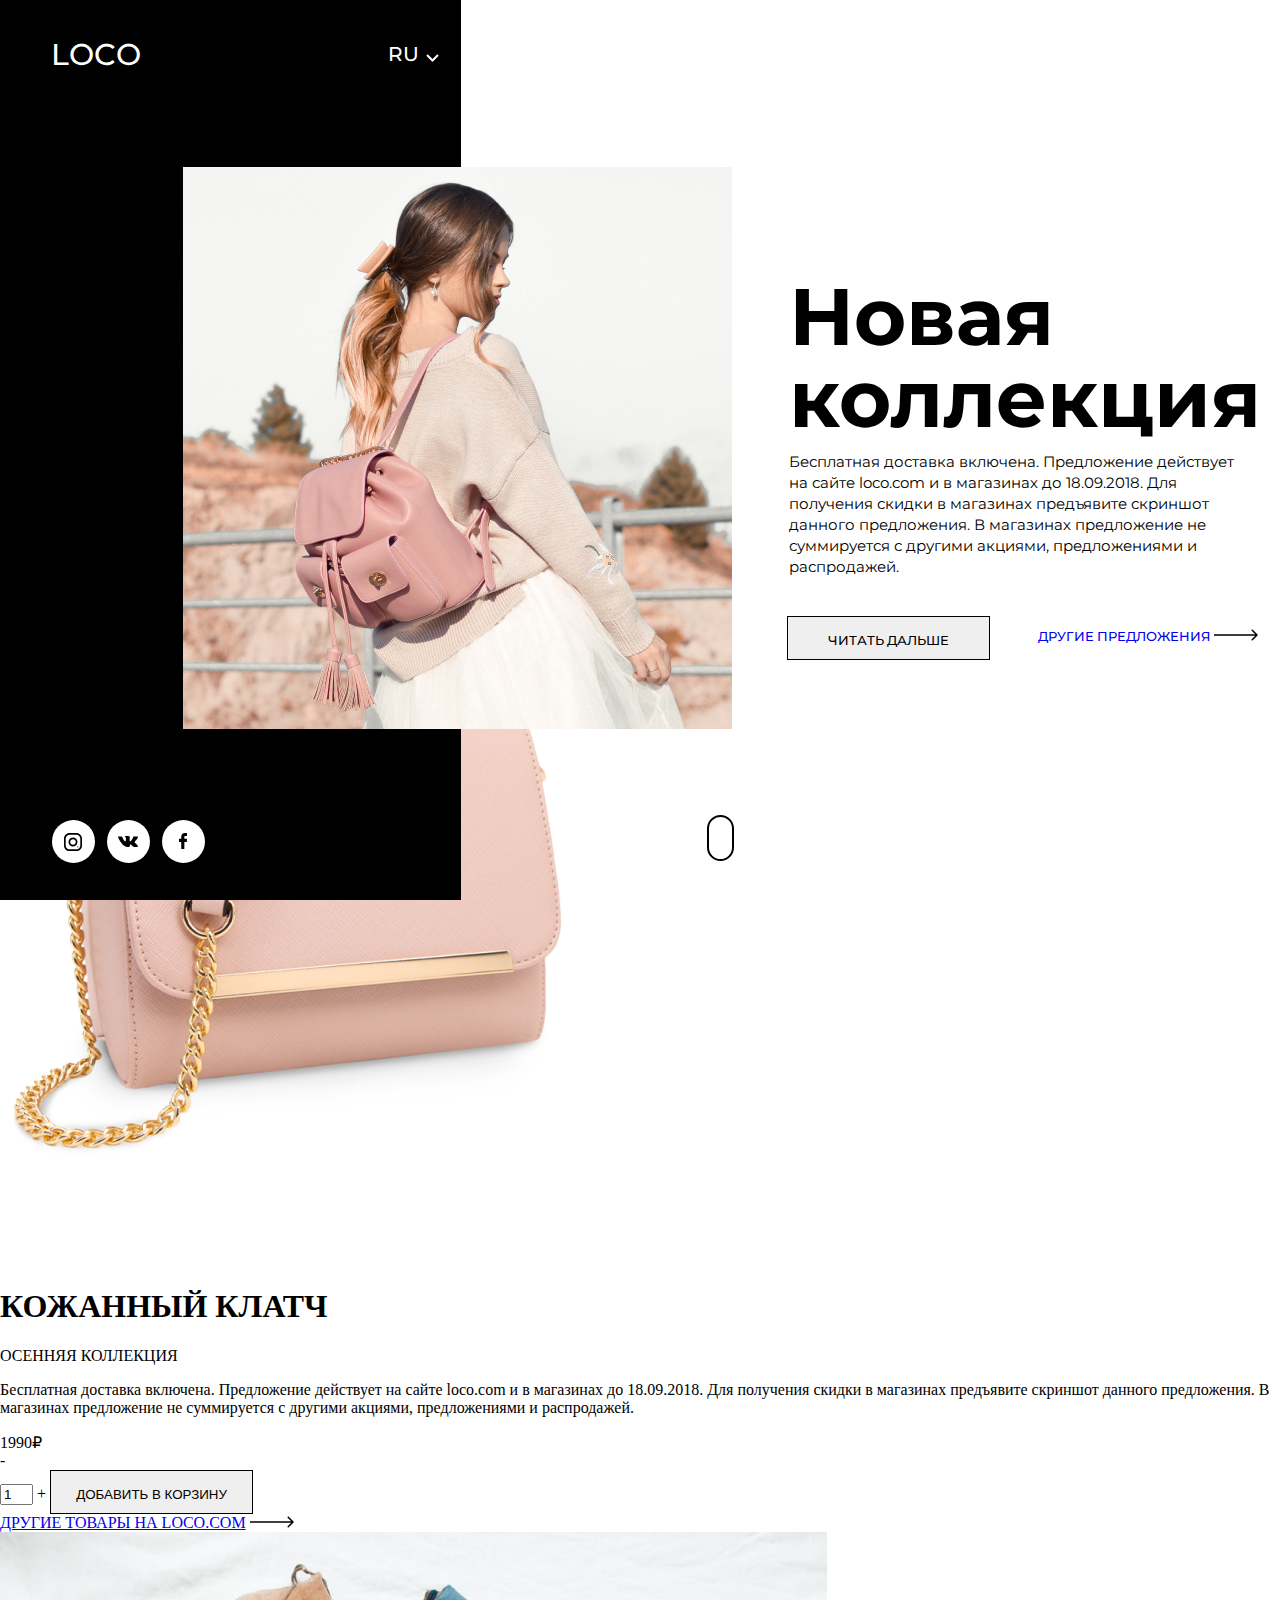
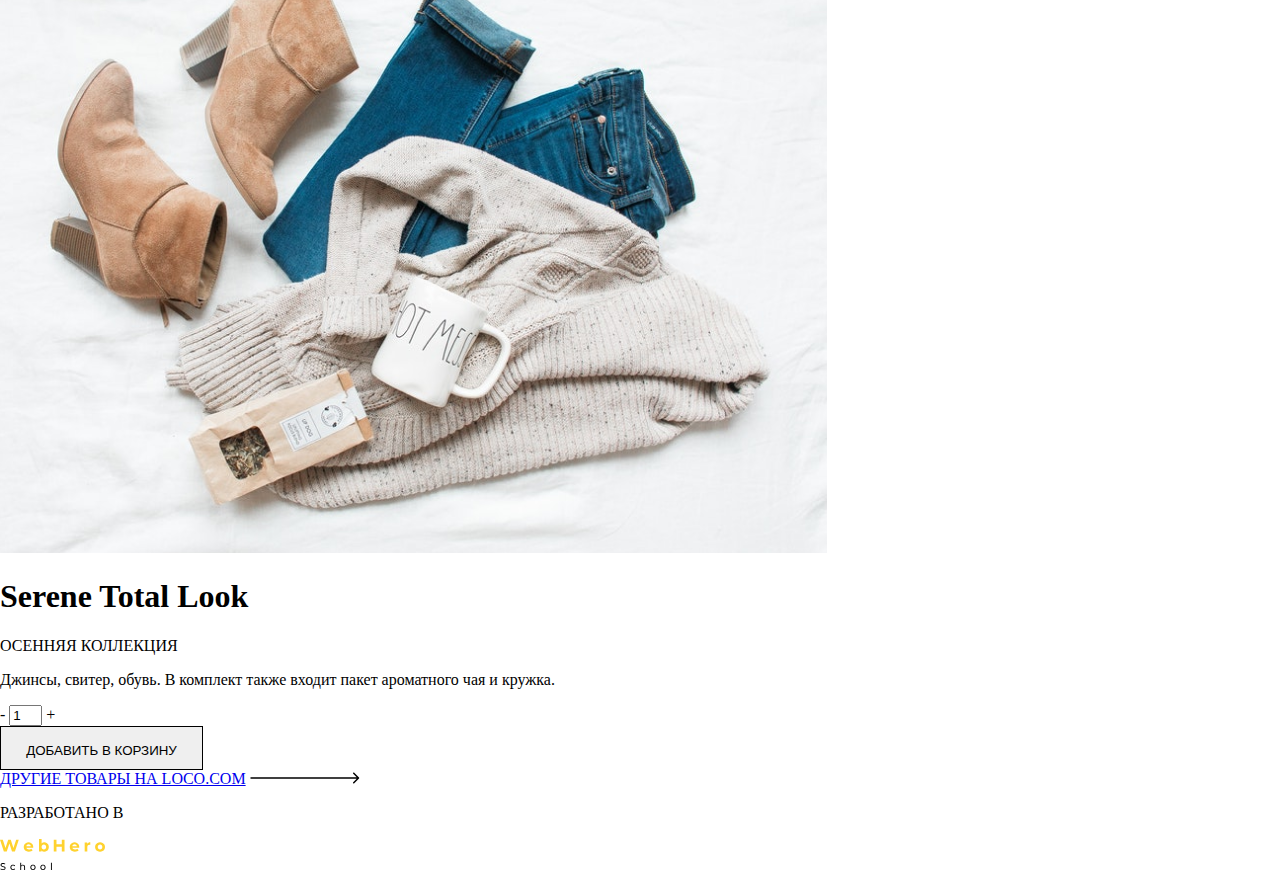
<file: index.html>
<!DOCTYPE html>
<!DOCTYPE html>
<html>
<head>
	<title>LOCO</title>
	<link rel="stylesheet" type="text/css" href="fonts/fonts.css">
	<link rel="stylesheet" type="text/css" href="style/style.css">
	<meta charset="utf-8">
	<meta name="viewport" content="width=device-width">
</head>
<body>
	<header class="header">
		<div class="container">
			<div class="header__body">
				<div class="header__name">LOCO</div>
				<div class="header__languare">RU</div>
				<a class="header__vector" href="#">
					<img src="img/icons/Vector.svg">
				</a>
				<div class="header__burger">
					<span></span>
				</div>
				<ul class="header__social">
					<li class="insta">
						<a href="#">
							<img src="img/icons/INST.svg">
					        <span></span>
						</a>
				    </li>
				    <li class="vk">
						<a href="#">
							<img src="img/icons/VK.svg">
							<span></span>
						</a>
					</li>
					<li class="fb">
					<a href="#">
						<img src="img/icons/FB.svg">
						<span></span>
					</a>
					</li>
				</ul>
				<div class="header-scroll">
					<span class="scroll__line"></span>
				</div>
			</div>
		</div>
	</header>
	<div class="main">
		<div class="collection">
			<div class="collection__image">
				<img src="img/pete-bellis-432867-unsplash.jpg">
			</div>
			<h1 class="collection__title"> Новая
             коллекция 
            </h1>
            <div class="collection__text">
            	<p>Бесплатная доставка включена. Предложение действует на сайте loco.com и в магазинах до 18.09.2018. Для получения скидки в магазинах предъявите скриншот данного предложения. В магазинах предложение не суммируется с другими акциями, предложениями и распродажей.</p>
            </div>
            <button class="collection__btn">
            	ЧИТАТЬ ДАЛЬШЕ
            </button>
            <a href="#" class="collection__link">
            	ДРУГИЕ ПРЕДЛОЖЕНИЯ
            	<img class="collection__vector" src="img/icons/Vector1.svg">
            </a>
		</div>
		<div class="clatch">
			<div class="clatch__image">
				<img src="img/10511040_001 2.1.png">
			</div>
			<div class="clatch__img">
				<img src="img/10511040_001 2.2.png">
			</div>
			<h1 class="clatch__title">
				КОЖАННЫЙ КЛАТЧ
			</h1>
			<div class="clatch__subtitle">
				<p>ОСЕННЯЯ КОЛЛЕКЦИЯ</p>
			</div>	
			<div class="clatch__text">
				<p>Бесплатная доставка включена. Предложение действует на сайте loco.com и в магазинах до 18.09.2018. Для получения скидки в магазинах предъявите скриншот данного предложения. В магазинах предложение не суммируется с другими акциями, предложениями и распродажей.</p>
			</div>
			<div class="group">
				<div class="ellipse">
					<span class="ellipse__gray"></span>
					<span class="ellipse__pink"></span>
					<span class="ellipse__blue"></span>
					<span class="ellipse__green"></span>
				</div>
				<span class="price">1990₽</span>
				<div class="basket">
					<div class="basket__minus"> - </div>
					<input type="text" size="1" value="1">
					<span class="basket__plus"> + </span>
					<button class="button">ДОБАВИТЬ В КОРЗИНУ</button>
					<div class="ref">
						<a href="#" class="ref__text">ДРУГИЕ ТОВАРЫ НА LOCO.COM</a>
						<img src="img/icons/Vector1.svg" alt="" class="ref__image">
					</div>
				</div>

			</div>
		</div>
		<div class="look">
			<div class="look__image">
				<img src="img/photo-1516762689617-e1cffcef479d.png">
			</div>
			<h1 class="look__title">Serene Total Look</h1>
			<div class="look__subtitle">
				<p>ОСЕННЯЯ КОЛЛЕКЦИЯ</p>
			</div>
			<div class="look__text">
				<p>Джинсы, свитер, обувь.
                В комплект также входит пакет ароматного чая и кружка.</p>
			</div>
			<div class="info">
				<span class="info__minus">-</span>
				<input type="text" size="1" value="1">
				<span class="info__plus">+</span>
			</div>
			<button class="look__btn">ДОБАВИТЬ В КОРЗИНУ</button>
			<div class="link">
				<a href="#" class="link__text">ДРУГИЕ ТОВАРЫ НА LOCO.COM</a>
				<img src="img/icons/Vector2.svg" class="link__image">
			</div>
		</div>
	</div>
	<footer class="footer">
		<div class="footer__text">
			<p>РАЗРАБОТАНО В</p>
		</div>
		<div class="vector">
			<span class="vector__w">
				<img src="img/icons/W.svg">
			</span>
			<span class="vector__e">
				<img src="img/icons/E.svg">
			</span>
			<span class="vector__b">
				<img src="img/icons/B.svg">
			</span>
			<span class="vector__h">
				<img src="img/icons/H.svg">
			</span>
			<span class="vector__e">
				<img src="img/icons/E.svg">
			</span>
			<span class="vector__r">
				<img src="img/icons/r.svg">
			</span>
			<span class="vector__o">
				<img src="img/icons/o.svg">
			</span>
		</div>
		<div class="name">
			<span class="name__s">
				<img src="img/icons/s.svg">
			</span>
			<span class="name__c">
				<img src="img/icons/c.svg">
			</span>
			<span class="name__h">
				<img src="img/icons/h2.svg">
			</span>
			<span class="name__o">
				<img src="img/icons/o2.svg">
			</span>
			<span class="name__o">
				<img src="img/icons/o2.svg">
			</span>
			<span class="name__l">
				<img src="img/icons/l.svg">
			</span>
		</div>		
	</footer>
</body>
</html>
</file>
<file: fonts/fonts.css>
﻿
@font-face {
	font-family: 'Conv_Montserrat-Regular';
	src: url('Montserrat-Regular.eot');
	src: local('☺'), url('Montserrat-Regular.woff') format('woff'), url('Montserrat-Regular.ttf') format('truetype'), url('Montserrat-Regular.svg') format('svg');
	font-weight: normal;
	font-style: normal;
}

@font-face {
	font-family: 'Conv_Montserrat-Bold';
	src: url('Montserrat-Bold.eot');
	src: local('☺'), url('Montserrat-Bold.woff') format('woff'), url('Montserrat-Bold.ttf') format('truetype'), url('Montserrat-Bold.svg') format('svg');
	font-weight: normal;
	font-style: normal;
}

@font-face {
	font-family: 'Conv_Montserrat-Medium';
	src: url('fonts/Montserrat-Medium.eot');
	src: local('☺'), url('Montserrat-Medium.woff') format('woff'), url('Montserrat-Medium.ttf') format('truetype'), url('Montserrat-Medium.svg') format('svg');
	font-weight: normal;
	font-style: normal;
}
</file>
<file: style/style.css>
html,body {
	height: 100%;
	position: 0;
	margin: 0;
	background: #fff;
	
}

button {
	border: 1.5px solid #000;
	text-decoration: none;
	text-align: center;
	line-height: 3.5em;
	width: 203px;
	height: 44px;
}

.header{
	position: absolute;
	width: 461px;
	height: 900px;
	top: 0;
	left: 0;
} 

.header:before {
	content: '';
	position: absolute;
	top: 0;
	left: 0;
	width: 461px;	
	height: 900px;
	background-color: #000;	
}

.header__body {
	position: relative;
}

.header__name {
	margin: 36px 58px 37px 51px;
	font-family: 'Conv_Montserrat-Medium';
	font-size: 30px;
	font-style: normal;
	font-weight: 500;
	color: #fff;
}	

.header__languare {
	position: absolute;
	width: 31px;
	height: 25px;
	left: 388px;
	top: 42px;

	font-family: 'Conv_Montserrat-Medium';
	font-weight: 500;
	font-size: 20px;
	line-height: 24px;
	text-align: right;
	color: #fff;
}

.header__vector {
	position: absolute;
	width: 11px;
	height: 5.5px;
	left: 426px;
	top: 48px;
}

.header__burger {
	display: block;
	position: fixed;
	width: 92px;
	height: 92px;
	background-color: #e5e5e5;
	left: 1348px;
	top: 0px;
}	

.header__burger:before,
.header__burger:after {
	position: absolute;
	content: '';
	width: 34px;
	height: 4px;
	top: 40px;
	left: 28px;
	background: #000;
}

.header__burger:before {
	top: 50px;
}

.header__burger:after {
	bottom: 50px;
}
.header__social {
	display: flex;
}

.header__social li {
	list-style: none;
	margin-top: 710px;
	margin-left: 12px;
}


.header-scroll {
	position: absolute;
	height: 46px;
	width: 27px;
	left: 707px;
	top: 815px;
	border: 2px solid #000;
	box-sizing: border-box;
	border-radius: 15px;
}

.scroll__line {
	position: absolute;
	height: 8px;
	width: 3px;
	left: 719px;
	top: 827px;
	color: #000;
}

.container {
	display: flex;
	justify-content: space-between;
	margin-bottom: 60px;
}


.main
.collection

.collection__image {
	position: absolute;
	width: 856px;
	height: 1128px;
	left: 183px;
	top: 167px;
	z-index: 2;
}

.collection__title {
	position: absolute;
	width: 475px;
	height: 164px;
	left: 789px;
	top: 222px;

	font-family: 'Conv_Montserrat-Bold';
	font-style: normal;
	font-weight: bold;
	font-size: 80px;
	line-height: 82px;
	content: #000;
}

.collection__text {
	position: absolute;
	width: 467px;
	height: 127px;
	left: 789px;
	top: 436px;

	font-family: 'Conv_Montserrat-Regular';
	font-style: normal;
	font-weight: normal;
	font-size: 15px;
	line-height: 21px;
	content: #000;
}

.collection__btn {
	position: absolute;
	margin-left: 787px;
	margin-top: 616px;

	font-family: 'Conv_Montserrat-Medium';
	font-size: 13px;
	font-style: normal;
}

.collection__link {
	position: absolute;
    margin-left: 1038px;
    margin-top: 628px;
    text-decoration: none;

    font-family: 'Conv_Montserrat-Medium';
	font-size: 13px;
	font-style: normal;
	text-align: center;
}

.collection__vector {
	

}
.clatch
.clatch__image
.clatch__img
.clatch__title
.clatch__subtitle
.clatch__text
.group
.ellipse
.ellipse__gray
.ellipse__pink
.ellipse__blue
.ellipse__green
.price
.basket
.basket__minus
.basket__plus
.button
.ref
.ref__text
.ref__image
.look
.look__image
.look__title
.look__subtitle
.look__text
.info
.info__minus
.info__plus
.look__button
.link
.link__text
.link__image
.footer
.footer__text
.vector
.name
</file>
